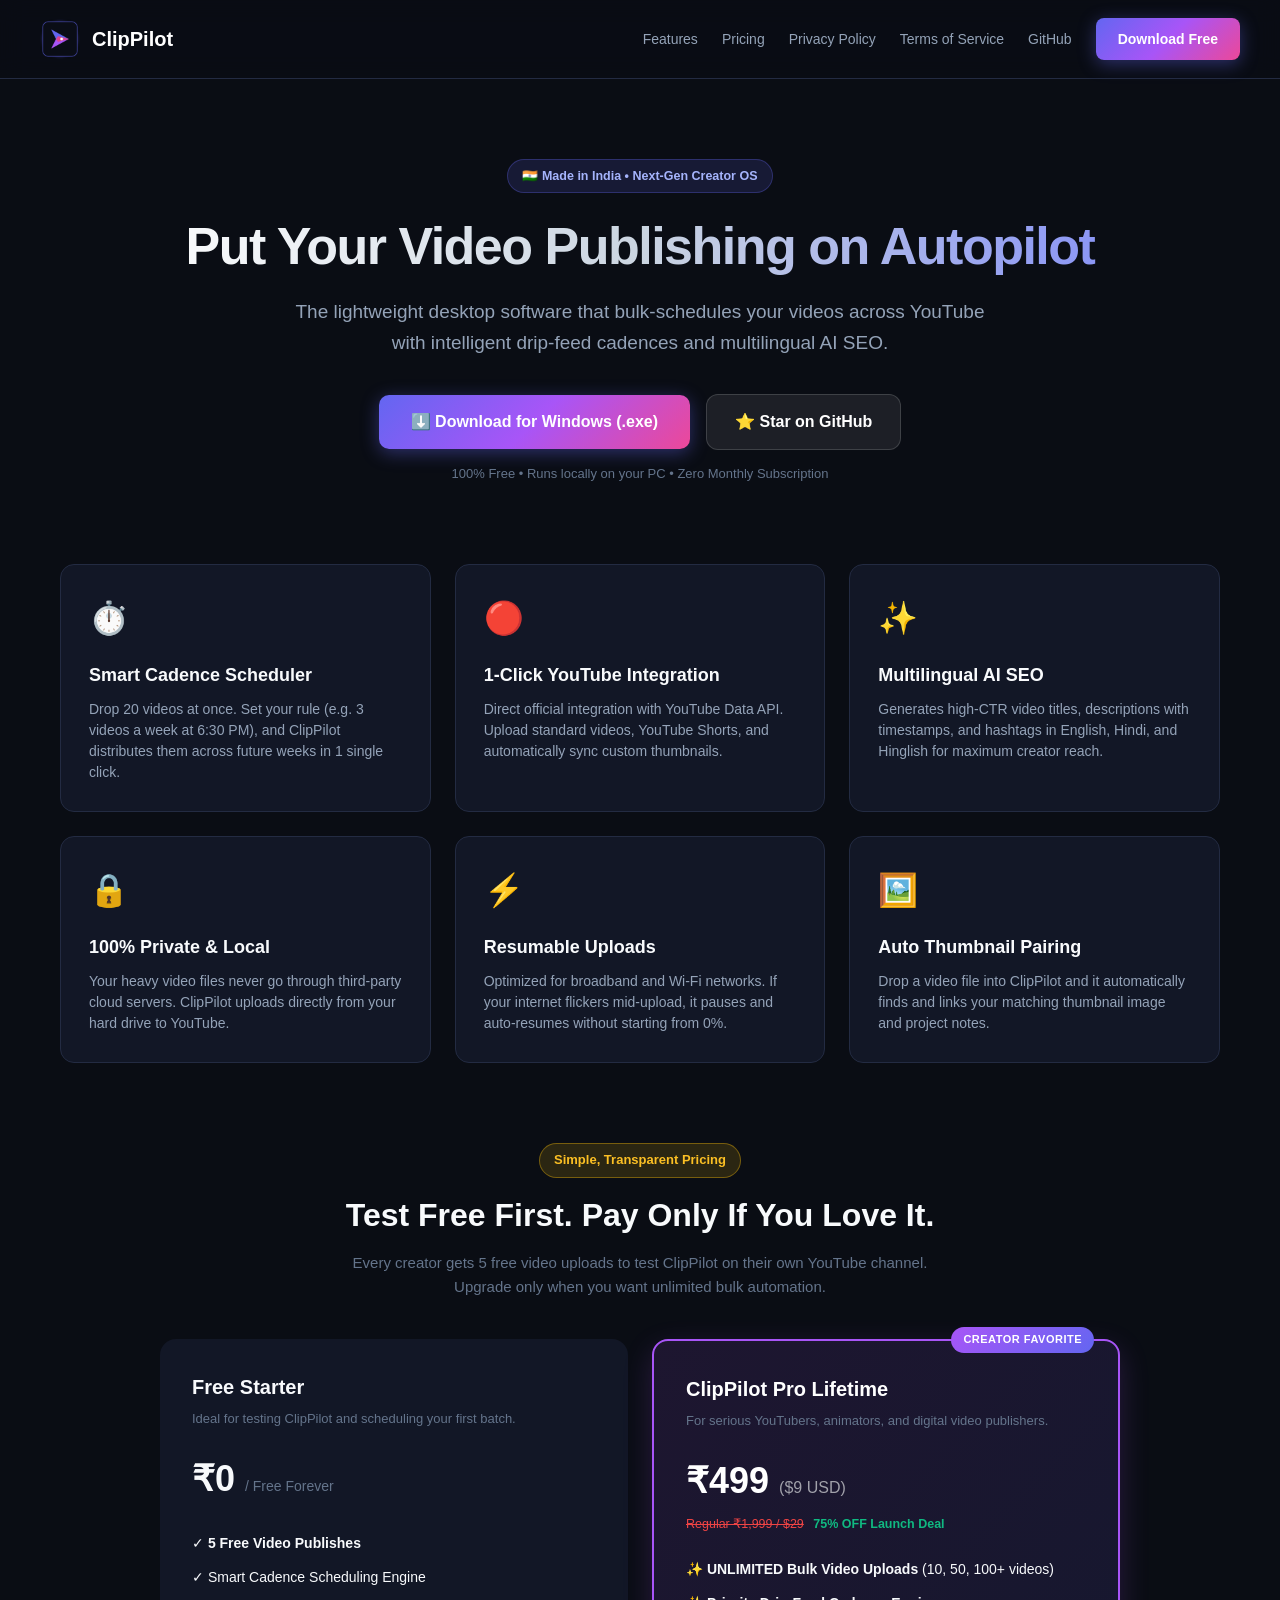
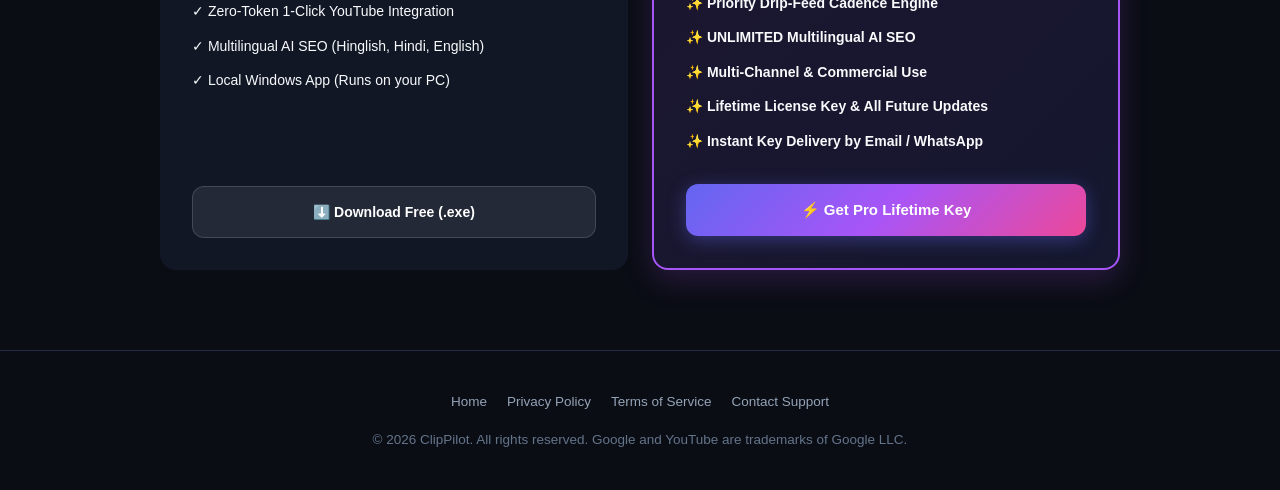
<file: website/index.html>
<!DOCTYPE html>
<html lang="en">
<head>
  <meta charset="UTF-8">
  <meta name="viewport" content="width=device-width, initial-scale=1.0">
  <title>ClipPilot | Put Your Video Publishing on Autopilot</title>
  <meta name="description" content="ClipPilot is a desktop video auto-scheduler and publisher for creators, educators, and 3D animators.">
  <meta name="google-site-verification" content="Zikdx6EYY6ffQMxqAMXcOntHXxiSvXZqELb00UqdOPo" />
  <link rel="stylesheet" href="style.css">
</head>
<body>

  <header>
    <div class="brand">
      <img src="logo_120x120.png" width="40" height="40" style="border-radius: 10px;" alt="ClipPilot Logo">
      <div class="brand-text">
        <h1>ClipPilot</h1>
      </div>
    </div>
    <nav>
      <a href="#features">Features</a>
      <a href="#pricing">Pricing</a>
      <a href="privacy.html">Privacy Policy</a>
      <a href="terms.html">Terms of Service</a>
      <a href="https://github.com/vikasgudarad09-hue/ClipPilot" target="_blank">GitHub</a>
      <a href="https://github.com/vikasgudarad09-hue/ClipPilot/releases/download/v1.0.0/ClipPilot_Setup_v1.0.exe" class="btn btn-primary">Download Free</a>
    </nav>
  </header>

  <main>
    <section class="hero">
      <div class="badge">🇮🇳 Made in India • Next-Gen Creator OS</div>
      <h1>Put Your Video Publishing on Autopilot</h1>
      <p>
        The lightweight desktop software that bulk-schedules your videos across YouTube with intelligent drip-feed cadences and multilingual AI SEO.
      </p>
      <div style="display: flex; gap: 16px; justify-content: center; align-items: center; flex-wrap: wrap;" id="download">
        <a href="https://github.com/vikasgudarad09-hue/ClipPilot/releases/download/v1.0.0/ClipPilot_Setup_v1.0.exe" class="btn btn-primary btn-lg">
          <span>⬇️ Download for Windows (.exe)</span>
        </a>
        <a href="https://github.com/vikasgudarad09-hue/ClipPilot" target="_blank" class="btn btn-secondary btn-lg" style="background: rgba(255,255,255,0.08); border: 1px solid rgba(255,255,255,0.15); color: #fff; padding: 14px 28px; border-radius: 12px; font-weight: 600; text-decoration: none;">
          <span>⭐ Star on GitHub</span>
        </a>
      </div>
      <p style="font-size: 13px; color: var(--text-dim); margin-top: 14px;">
        100% Free • Runs locally on your PC • Zero Monthly Subscription
      </p>
    </section>

    <section class="features" id="features">
      <div class="feature-card">
        <div class="feature-icon">⏱️</div>
        <h3>Smart Cadence Scheduler</h3>
        <p>Drop 20 videos at once. Set your rule (e.g. 3 videos a week at 6:30 PM), and ClipPilot distributes them across future weeks in 1 single click.</p>
      </div>

      <div class="feature-card">
        <div class="feature-icon">🔴</div>
        <h3>1-Click YouTube Integration</h3>
        <p>Direct official integration with YouTube Data API. Upload standard videos, YouTube Shorts, and automatically sync custom thumbnails.</p>
      </div>

      <div class="feature-card">
        <div class="feature-icon">✨</div>
        <h3>Multilingual AI SEO</h3>
        <p>Generates high-CTR video titles, descriptions with timestamps, and hashtags in English, Hindi, and Hinglish for maximum creator reach.</p>
      </div>

      <div class="feature-card">
        <div class="feature-icon">🔒</div>
        <h3>100% Private & Local</h3>
        <p>Your heavy video files never go through third-party cloud servers. ClipPilot uploads directly from your hard drive to YouTube.</p>
      </div>

      <div class="feature-card">
        <div class="feature-icon">⚡</div>
        <h3>Resumable Uploads</h3>
        <p>Optimized for broadband and Wi-Fi networks. If your internet flickers mid-upload, it pauses and auto-resumes without starting from 0%.</p>
      </div>

      <div class="feature-card">
        <div class="feature-icon">🖼️</div>
        <h3>Auto Thumbnail Pairing</h3>
        <p>Drop a video file into ClipPilot and it automatically finds and links your matching thumbnail image and project notes.</p>
      </div>
    </section>

    <!-- Pricing Section -->
    <section class="pricing-section" id="pricing" style="max-width: 1000px; margin: 80px auto; padding: 0 20px; text-align: center;">
      <div class="badge" style="background: rgba(234, 179, 8, 0.15); border: 1px solid rgba(234, 179, 8, 0.4); color: #fbbf24; display: inline-block; padding: 6px 14px; border-radius: 999px; font-size: 13px; font-weight: 600; margin-bottom: 12px;">Simple, Transparent Pricing</div>
      <h2 style="font-size: 32px; font-weight: 800; margin-bottom: 10px;">Test Free First. Pay Only If You Love It.</h2>
      <p style="color: var(--text-dim); max-width: 600px; margin: 0 auto 40px; font-size: 15px;">Every creator gets 5 free video uploads to test ClipPilot on their own YouTube channel. Upgrade only when you want unlimited bulk automation.</p>

      <div style="display: grid; grid-template-columns: repeat(auto-fit, minmax(300px, 1fr)); gap: 24px; text-align: left;">
        
        <!-- Free Starter Card -->
        <div style="background: var(--bg-card); border: 1px solid var(--border-color); border-radius: 16px; padding: 32px; display: flex; flex-direction: column;">
          <h3 style="font-size: 20px; margin-bottom: 6px;">Free Starter</h3>
          <p style="color: var(--text-dim); font-size: 13px; margin-bottom: 20px;">Ideal for testing ClipPilot and scheduling your first batch.</p>
          <div style="font-size: 36px; font-weight: 800; margin-bottom: 24px;">₹0 <span style="font-size: 14px; font-weight: 400; color: var(--text-dim);">/ Free Forever</span></div>
          
          <ul style="list-style: none; padding: 0; margin: 0 0 32px 0; display: flex; flex-direction: column; gap: 12px; font-size: 14px; flex: 1;">
            <li>✓ <strong>5 Free Video Publishes</strong></li>
            <li>✓ Smart Cadence Scheduling Engine</li>
            <li>✓ Zero-Token 1-Click YouTube Integration</li>
            <li>✓ Multilingual AI SEO (Hinglish, Hindi, English)</li>
            <li>✓ Local Windows App (Runs on your PC)</li>
          </ul>

          <a href="https://github.com/vikasgudarad09-hue/ClipPilot/releases/download/v1.0.0/ClipPilot_Setup_v1.0.exe" class="btn" style="background: rgba(255,255,255,0.08); border: 1px solid rgba(255,255,255,0.15); color: #fff; text-align: center; justify-content: center; padding: 14px; border-radius: 12px; font-weight: 700; text-decoration: none;">⬇️ Download Free (.exe)</a>
        </div>

        <!-- Pro Lifetime Card -->
        <div style="background: linear-gradient(135deg, rgba(168, 85, 247, 0.12), rgba(99, 102, 241, 0.12)); border: 2px solid #a855f7; border-radius: 16px; padding: 32px; display: flex; flex-direction: column; position: relative; box-shadow: 0 10px 30px rgba(168, 85, 247, 0.2);">
          <div style="position: absolute; top: -14px; right: 24px; background: linear-gradient(135deg, #a855f7, #6366f1); color: #fff; font-size: 11px; font-weight: 800; padding: 4px 12px; border-radius: 999px; letter-spacing: 0.5px;">CREATOR FAVORITE</div>
          
          <h3 style="font-size: 20px; margin-bottom: 6px; color: #fff;">ClipPilot Pro Lifetime</h3>
          <p style="color: var(--text-dim); font-size: 13px; margin-bottom: 20px;">For serious YouTubers, animators, and digital video publishers.</p>
          <div style="margin-bottom: 24px;">
            <div style="font-size: 36px; font-weight: 800; color: #fff;">₹499 <span style="font-size: 16px; font-weight: 500; color: #a1a1aa;">($9 USD)</span></div>
            <div style="font-size: 12.5px; color: #ef4444; margin-top: 4px;"><span style="text-decoration: line-through;">Regular ₹1,999 / $29</span> <span style="color: #10b981; font-weight: 700; margin-left: 6px;">75% OFF Launch Deal</span></div>
          </div>
          
          <ul style="list-style: none; padding: 0; margin: 0 0 32px 0; display: flex; flex-direction: column; gap: 12px; font-size: 14px; flex: 1;">
            <li>✨ <strong>UNLIMITED Bulk Video Uploads</strong> (10, 50, 100+ videos)</li>
            <li>✨ <strong>Priority Drip-Feed Cadence Engine</strong></li>
            <li>✨ <strong>UNLIMITED Multilingual AI SEO</strong></li>
            <li>✨ <strong>Multi-Channel & Commercial Use</strong></li>
            <li>✨ <strong>Lifetime License Key & All Future Updates</strong></li>
            <li>✨ <strong>Instant Key Delivery by Email / WhatsApp</strong></li>
          </ul>

          <a href="checkout.html" class="btn btn-primary" style="text-align: center; justify-content: center; padding: 14px; border-radius: 12px; font-weight: 700; font-size: 15px; text-decoration: none;">⚡ Get Pro Lifetime Key</a>
        </div>

      </div>
    </section>
  </main>

  <footer>
    <div class="footer-links">
      <a href="index.html">Home</a>
      <a href="privacy.html">Privacy Policy</a>
      <a href="terms.html">Terms of Service</a>
      <a href="mailto:vikasgudarad09@gmail.com">Contact Support</a>
    </div>
    <p>&copy; 2026 ClipPilot. All rights reserved. Google and YouTube are trademarks of Google LLC.</p>
  </footer>

</body>
</html>
</file>
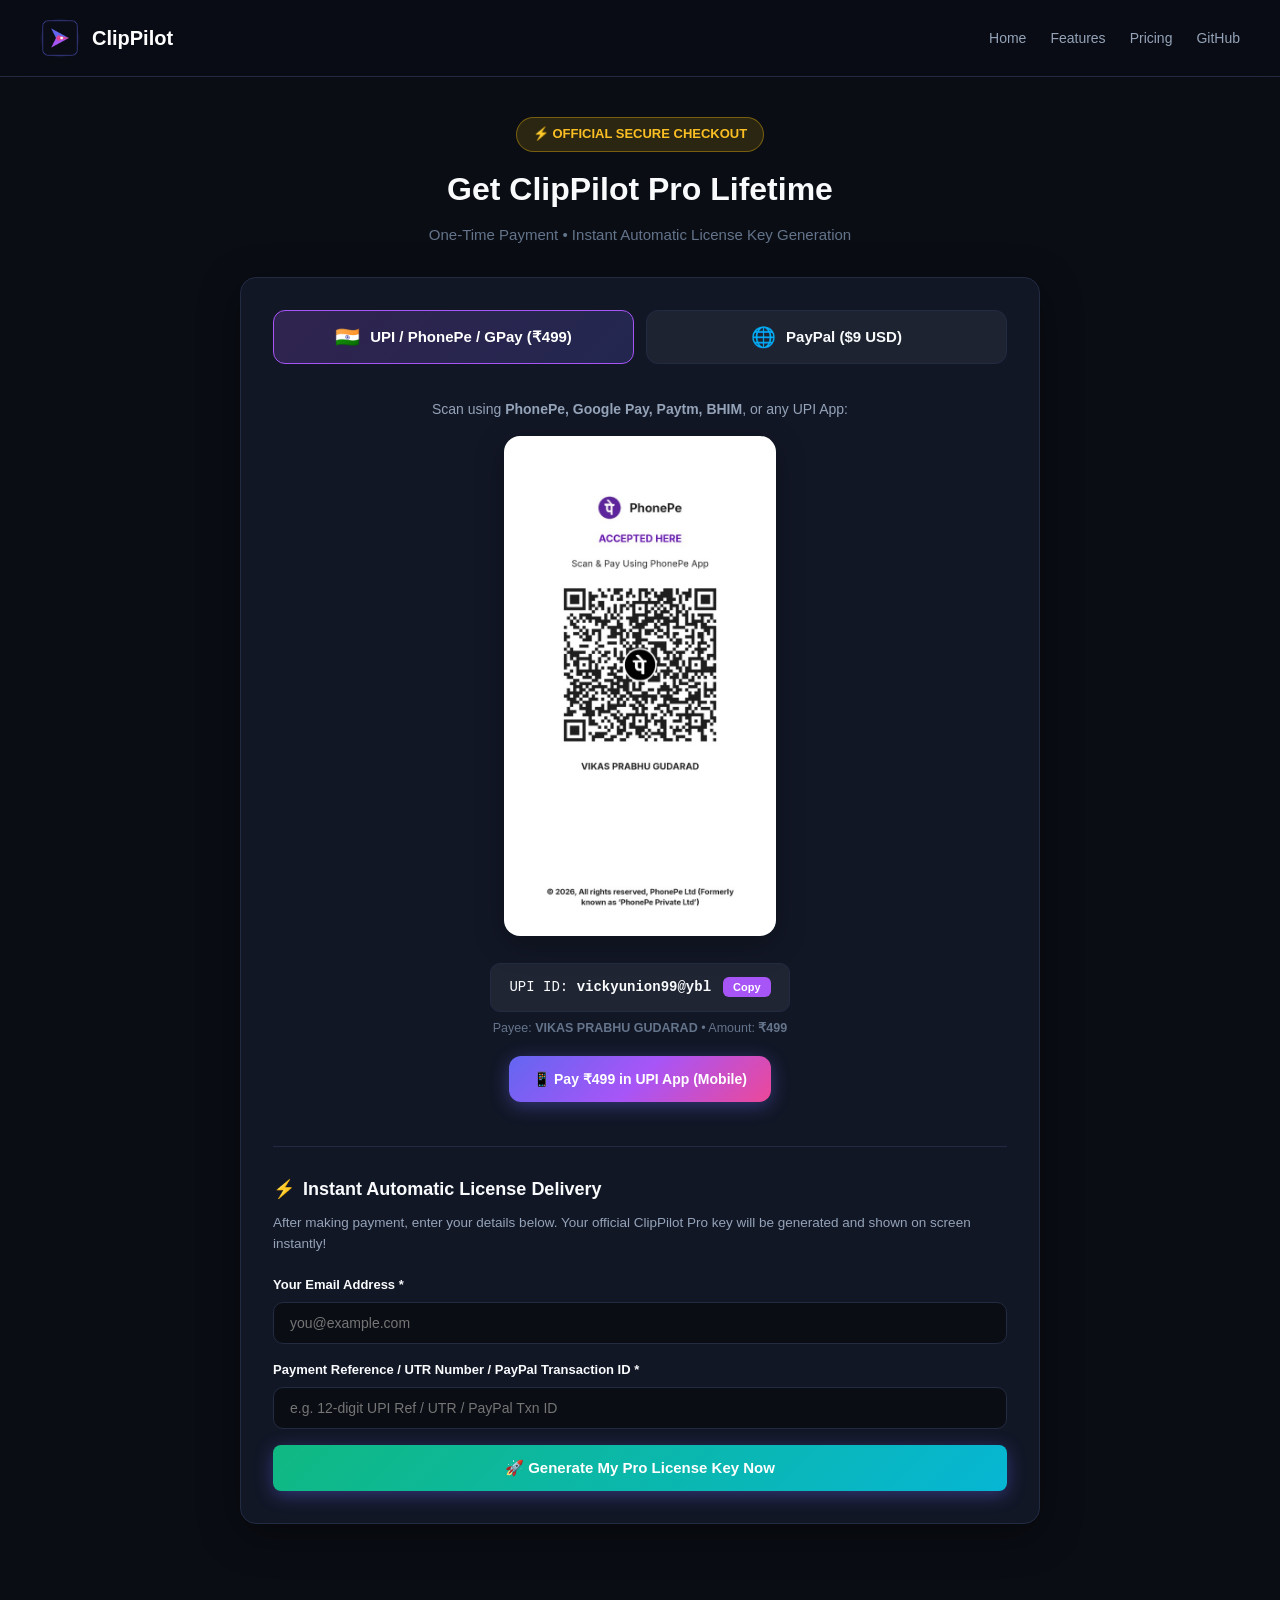
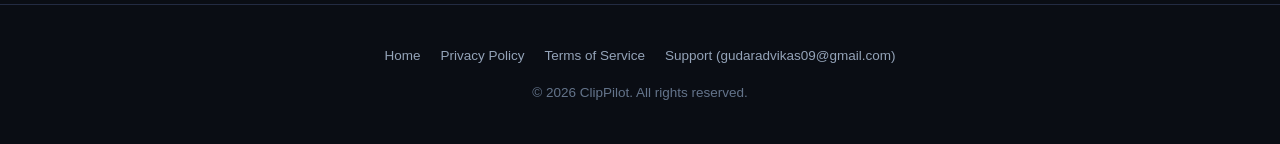
<file: website/checkout.html>
<!DOCTYPE html>
<html lang="en">
<head>
  <meta charset="UTF-8">
  <meta name="viewport" content="width=device-width, initial-scale=1.0">
  <title>Checkout | ClipPilot Pro Lifetime License</title>
  <link rel="stylesheet" href="style.css">
  <style>
    .checkout-container {
      max-width: 840px;
      margin: 40px auto 80px;
      padding: 0 20px;
    }
    .payment-card {
      background: var(--bg-card);
      border: 1px solid var(--border);
      border-radius: 16px;
      padding: 32px;
      box-shadow: 0 10px 40px rgba(0, 0, 0, 0.4);
    }
    .payment-tabs {
      display: flex;
      gap: 12px;
      margin-bottom: 24px;
    }
    .payment-tab-btn {
      flex: 1;
      padding: 14px 20px;
      background: rgba(255, 255, 255, 0.05);
      border: 1px solid var(--border);
      color: var(--text-main);
      border-radius: 12px;
      cursor: pointer;
      font-size: 15px;
      font-weight: 600;
      display: flex;
      align-items: center;
      justify-content: center;
      gap: 10px;
      transition: all 0.2s ease;
    }
    .payment-tab-btn.active {
      background: linear-gradient(135deg, rgba(168, 85, 247, 0.2), rgba(99, 102, 241, 0.2));
      border-color: #a855f7;
      color: #fff;
    }
    .qr-box {
      background: #ffffff;
      padding: 16px;
      border-radius: 16px;
      display: inline-block;
      box-shadow: 0 8px 30px rgba(0, 0, 0, 0.3);
    }
    .upi-info-badge {
      background: rgba(255, 255, 255, 0.06);
      border: 1px solid var(--border);
      padding: 12px 18px;
      border-radius: 10px;
      display: inline-flex;
      align-items: center;
      gap: 12px;
      font-family: monospace;
      font-size: 14px;
    }
    .copy-btn {
      background: #a855f7;
      border: none;
      color: #fff;
      padding: 4px 10px;
      border-radius: 6px;
      cursor: pointer;
      font-size: 11px;
      font-weight: 600;
    }
    .key-result-card {
      background: linear-gradient(135deg, rgba(16, 185, 129, 0.15), rgba(6, 182, 212, 0.15));
      border: 2px solid #10b981;
      border-radius: 16px;
      padding: 24px;
      margin-top: 28px;
      text-align: center;
      display: none;
    }
  </style>
</head>
<body>

  <header>
    <div class="brand">
      <img src="logo_120x120.png" width="40" height="40" style="border-radius: 10px;" alt="ClipPilot Logo">
      <div class="brand-text">
        <h1>ClipPilot</h1>
      </div>
    </div>
    <nav>
      <a href="index.html">Home</a>
      <a href="index.html#features">Features</a>
      <a href="index.html#pricing">Pricing</a>
      <a href="https://github.com/vikasgudarad09-hue/ClipPilot" target="_blank">GitHub</a>
    </nav>
  </header>

  <main class="checkout-container">
    <div style="text-align: center; margin-bottom: 30px;">
      <div class="badge" style="background: rgba(234, 179, 8, 0.15); border: 1px solid rgba(234, 179, 8, 0.4); color: #fbbf24; display: inline-block; padding: 6px 16px; border-radius: 999px; font-size: 13px; font-weight: 700; margin-bottom: 12px;">⚡ OFFICIAL SECURE CHECKOUT</div>
      <h1 style="font-size: 32px; font-weight: 800; margin-bottom: 8px;">Get ClipPilot Pro Lifetime</h1>
      <p style="color: var(--text-dim); font-size: 15px;">One-Time Payment • Instant Automatic License Key Generation</p>
    </div>

    <div class="payment-card">
      <!-- Payment Method Switcher -->
      <div class="payment-tabs">
        <button class="payment-tab-btn active" id="tab-btn-upi" onclick="switchTab('upi')">
          <span style="font-size: 20px;">🇮🇳</span>
          <span>UPI / PhonePe / GPay (₹499)</span>
        </button>
        <button class="payment-tab-btn" id="tab-btn-paypal" onclick="switchTab('paypal')">
          <span style="font-size: 20px;">🌐</span>
          <span>PayPal ($9 USD)</span>
        </button>
      </div>

      <!-- Tab 1: UPI / PhonePe -->
      <div id="tab-content-upi" style="text-align: center; padding: 10px 0 20px;">
        <p style="font-size: 14px; color: var(--text-muted); margin-bottom: 16px;">
          Scan using <strong>PhonePe, Google Pay, Paytm, BHIM</strong>, or any UPI App:
        </p>
        
        <div class="qr-box">
          <img src="phonepe_qr.jpg" alt="PhonePe QR Code - Vikas Prabhu Gudarad" style="max-width: 240px; display: block; border-radius: 8px;">
        </div>

        <div style="margin-top: 20px;">
          <div class="upi-info-badge">
            <span>UPI ID: <strong>vickyunion99@ybl</strong></span>
            <button class="copy-btn" onclick="copyText('vickyunion99@ybl', this)">Copy</button>
          </div>
          <p style="font-size: 12.5px; color: var(--text-dim); margin-top: 6px;">
            Payee: <strong>VIKAS PRABHU GUDARAD</strong> • Amount: <strong>₹499</strong>
          </p>
        </div>

        <div style="margin-top: 18px;">
          <a href="upi://pay?pa=vickyunion99@ybl&pn=VIKAS%20PRABHU%20GUDARAD&am=499&cu=INR&tn=ClipPilot%20Pro%20Lifetime" class="btn btn-primary" style="display: inline-flex; gap: 8px; padding: 12px 24px; border-radius: 12px; font-weight: 700;">
            <span>📱 Pay ₹499 in UPI App (Mobile)</span>
          </a>
        </div>
      </div>

      <!-- Tab 2: PayPal -->
      <div id="tab-content-paypal" style="text-align: center; display: none; padding: 20px 0 30px;">
        <p style="font-size: 15px; color: var(--text-muted); margin-bottom: 20px;">
          For International Customers worldwide. Pay securely with PayPal or Credit/Debit card.
        </p>

        <div style="background: rgba(255, 255, 255, 0.04); border: 1px solid var(--border); border-radius: 16px; padding: 24px; max-width: 460px; margin: 0 auto;">
          <div style="font-size: 32px; font-weight: 800; color: #fff; margin-bottom: 4px;">$9.00 USD</div>
          <p style="font-size: 13px; color: var(--text-dim); margin-bottom: 20px;">ClipPilot Pro Lifetime License</p>
          
          <a href="https://www.paypal.com/paypalme/gudaradvikas09/9USD" target="_blank" class="btn btn-primary" style="background: #0070ba; width: 100%; justify-content: center; padding: 14px; font-size: 16px; font-weight: 700; border-radius: 12px; text-decoration: none; display: flex;">
            <span>💳 Pay $9 with PayPal</span>
          </a>

          <p style="font-size: 12px; color: var(--text-dim); margin-top: 14px;">
            Recipient: <strong>gudaradvikas09@gmail.com</strong>
          </p>
        </div>
      </div>

      <!-- Step 2: Instant Automated Key Generation -->
      <div style="border-top: 1px solid var(--border); margin-top: 24px; padding-top: 28px;">
        <h3 style="font-size: 18px; font-weight: 700; margin-bottom: 8px; display: flex; align-items: center; gap: 8px;">
          <span>⚡</span>
          <span>Instant Automatic License Delivery</span>
        </h3>
        <p style="font-size: 13.5px; color: var(--text-muted); margin-bottom: 20px;">
          After making payment, enter your details below. Your official ClipPilot Pro key will be generated and shown on screen instantly!
        </p>

        <form id="key-form" onsubmit="handleGenerateKey(event)" style="display: flex; flex-direction: column; gap: 16px;">
          <div>
            <label style="font-size: 13px; font-weight: 600; color: var(--text-main); display: block; margin-bottom: 6px;">Your Email Address *</label>
            <input type="email" id="buyer-email" required placeholder="you@example.com" style="width: 100%; background: #0a0d14; border: 1px solid var(--border); color: #fff; padding: 12px 16px; border-radius: 10px; font-size: 14px;">
          </div>

          <div>
            <label style="font-size: 13px; font-weight: 600; color: var(--text-main); display: block; margin-bottom: 6px;">Payment Reference / UTR Number / PayPal Transaction ID *</label>
            <input type="text" id="buyer-ref" required placeholder="e.g. 12-digit UPI Ref / UTR / PayPal Txn ID" style="width: 100%; background: #0a0d14; border: 1px solid var(--border); color: #fff; padding: 12px 16px; border-radius: 10px; font-size: 14px;">
          </div>

          <button type="submit" class="btn btn-primary" style="padding: 14px; font-size: 15px; font-weight: 800; justify-content: center; background: linear-gradient(135deg, #10b981, #06b6d4);">
            <span>🚀 Generate My Pro License Key Now</span>
          </button>
        </form>

        <!-- License Key Reveal Box -->
        <div class="key-result-card" id="key-result-box">
          <div style="font-size: 36px; margin-bottom: 6px;">🎉</div>
          <h3 style="font-size: 20px; font-weight: 800; color: #fff; margin-bottom: 6px;">Payment Confirmed! Here Is Your License Key:</h3>
          <p style="font-size: 13px; color: #a7f3d0; margin-bottom: 16px;">This key permanently unlocks unlimited video scheduling on your PC.</p>
          
          <div style="background: rgba(0,0,0,0.4); border: 1px solid rgba(16, 185, 129, 0.4); border-radius: 12px; padding: 16px; display: inline-flex; align-items: center; gap: 14px; margin-bottom: 20px;">
            <code id="generated-key-display" style="font-size: 17px; font-weight: 800; color: #34d399; letter-spacing: 1px;">CP-PRO-XXXXXXXX-XXXX-XXXX-XXXX</code>
            <button class="copy-btn" style="padding: 8px 14px; font-size: 12px;" onclick="copyGeneratedKey(this)">Copy Key</button>
          </div>

          <div style="background: rgba(255,255,255,0.05); border-radius: 12px; padding: 16px; text-align: left; max-width: 500px; margin: 0 auto; font-size: 13px; color: #e4e4e7;">
            <strong>How to Activate:</strong>
            <ol style="margin-left: 20px; margin-top: 6px; display: flex; flex-direction: column; gap: 4px;">
              <li>Open ClipPilot on your PC.</li>
              <li>Click the yellow <strong>"⚡ Upgrade"</strong> button at the top right.</li>
              <li>Paste your key and click <strong>Activate</strong>!</li>
            </ol>
          </div>

          <div style="margin-top: 18px;">
            <a id="email-receipt-link" href="#" class="btn" style="background: rgba(255,255,255,0.1); border: 1px solid rgba(255,255,255,0.2); color: #fff; font-size: 12.5px; padding: 8px 16px; border-radius: 8px; text-decoration: none;">
              📩 Email me my key backup
            </a>
          </div>
        </div>

      </div>
    </div>
  </main>

  <footer>
    <div class="footer-links">
      <a href="index.html">Home</a>
      <a href="privacy.html">Privacy Policy</a>
      <a href="terms.html">Terms of Service</a>
      <a href="mailto:gudaradvikas09@gmail.com">Support (gudaradvikas09@gmail.com)</a>
    </div>
    <p>&copy; 2026 ClipPilot. All rights reserved.</p>
  </footer>

  <script>
    const SALT = "CLIPPILOT-PRO-SECRET-SALT-2026-HQ";

    function switchTab(tab) {
      const upiBtn = document.getElementById("tab-btn-upi");
      const paypalBtn = document.getElementById("tab-btn-paypal");
      const upiContent = document.getElementById("tab-content-upi");
      const paypalContent = document.getElementById("tab-content-paypal");

      if (tab === "upi") {
        upiBtn.classList.add("active");
        paypalBtn.classList.remove("active");
        upiContent.style.display = "block";
        paypalContent.style.display = "none";
      } else {
        paypalBtn.classList.add("active");
        upiBtn.classList.remove("active");
        paypalContent.style.display = "block";
        upiContent.style.display = "none";
      }
    }

    function copyText(txt, btn) {
      navigator.clipboard.writeText(txt);
      const original = btn.textContent;
      btn.textContent = "Copied!";
      setTimeout(() => { btn.textContent = original; }, 1800);
    }

    function copyGeneratedKey(btn) {
      const key = document.getElementById("generated-key-display").textContent;
      navigator.clipboard.writeText(key);
      const original = btn.textContent;
      btn.textContent = "Copied!";
      setTimeout(() => { btn.textContent = original; }, 1800);
    }

    // Cryptographic Key Generator (Web Crypto API HMAC-SHA256)
    async function generateGenuineKey(customerEmail) {
      const cleanId = customerEmail.toUpperCase().replace(/[^A-Z0-9]/g, '').slice(0, 8).padEnd(8, 'X');
      const enc = new TextEncoder();
      const key = await crypto.subtle.importKey(
        'raw',
        enc.encode(SALT),
        { name: 'HMAC', hash: 'SHA-256' },
        false,
        ['sign']
      );
      const sig = await crypto.subtle.sign('HMAC', key, enc.encode(cleanId));
      const hex = Array.from(new Uint8Array(sig)).map(b => b.toString(16).padStart(2, '0')).join('').toUpperCase();
      const checksum = hex.slice(0, 4) + '-' + hex.slice(4, 8) + '-' + hex.slice(8, 12);
      return 'CP-PRO-' + cleanId + '-' + checksum;
    }

    async function handleGenerateKey(e) {
      e.preventDefault();
      const email = document.getElementById("buyer-email").value.trim();
      const ref = document.getElementById("buyer-ref").value.trim();

      if (!email || !ref) {
        alert("Please enter both your email and payment reference.");
        return;
      }

      const key = await generateGenuineKey(email);

      document.getElementById("generated-key-display").textContent = key;
      const resultBox = document.getElementById("key-result-box");
      resultBox.style.display = "block";
      resultBox.scrollIntoView({ behavior: "smooth" });

      // Build backup email link
      const subject = encodeURIComponent("ClipPilot Pro License Key - " + key);
      const body = encodeURIComponent(
        "Hi Vikas,\n\nI have purchased ClipPilot Pro Lifetime.\n\n" +
        "Email: " + email + "\n" +
        "Payment Ref / UTR: " + ref + "\n" +
        "My Generated License Key: " + key + "\n\n" +
        "Thank you!"
      );
      document.getElementById("email-receipt-link").href = "mailto:gudaradvikas09@gmail.com?subject=" + subject + "&body=" + body;
    }
  </script>
</body>
</html>
</file>
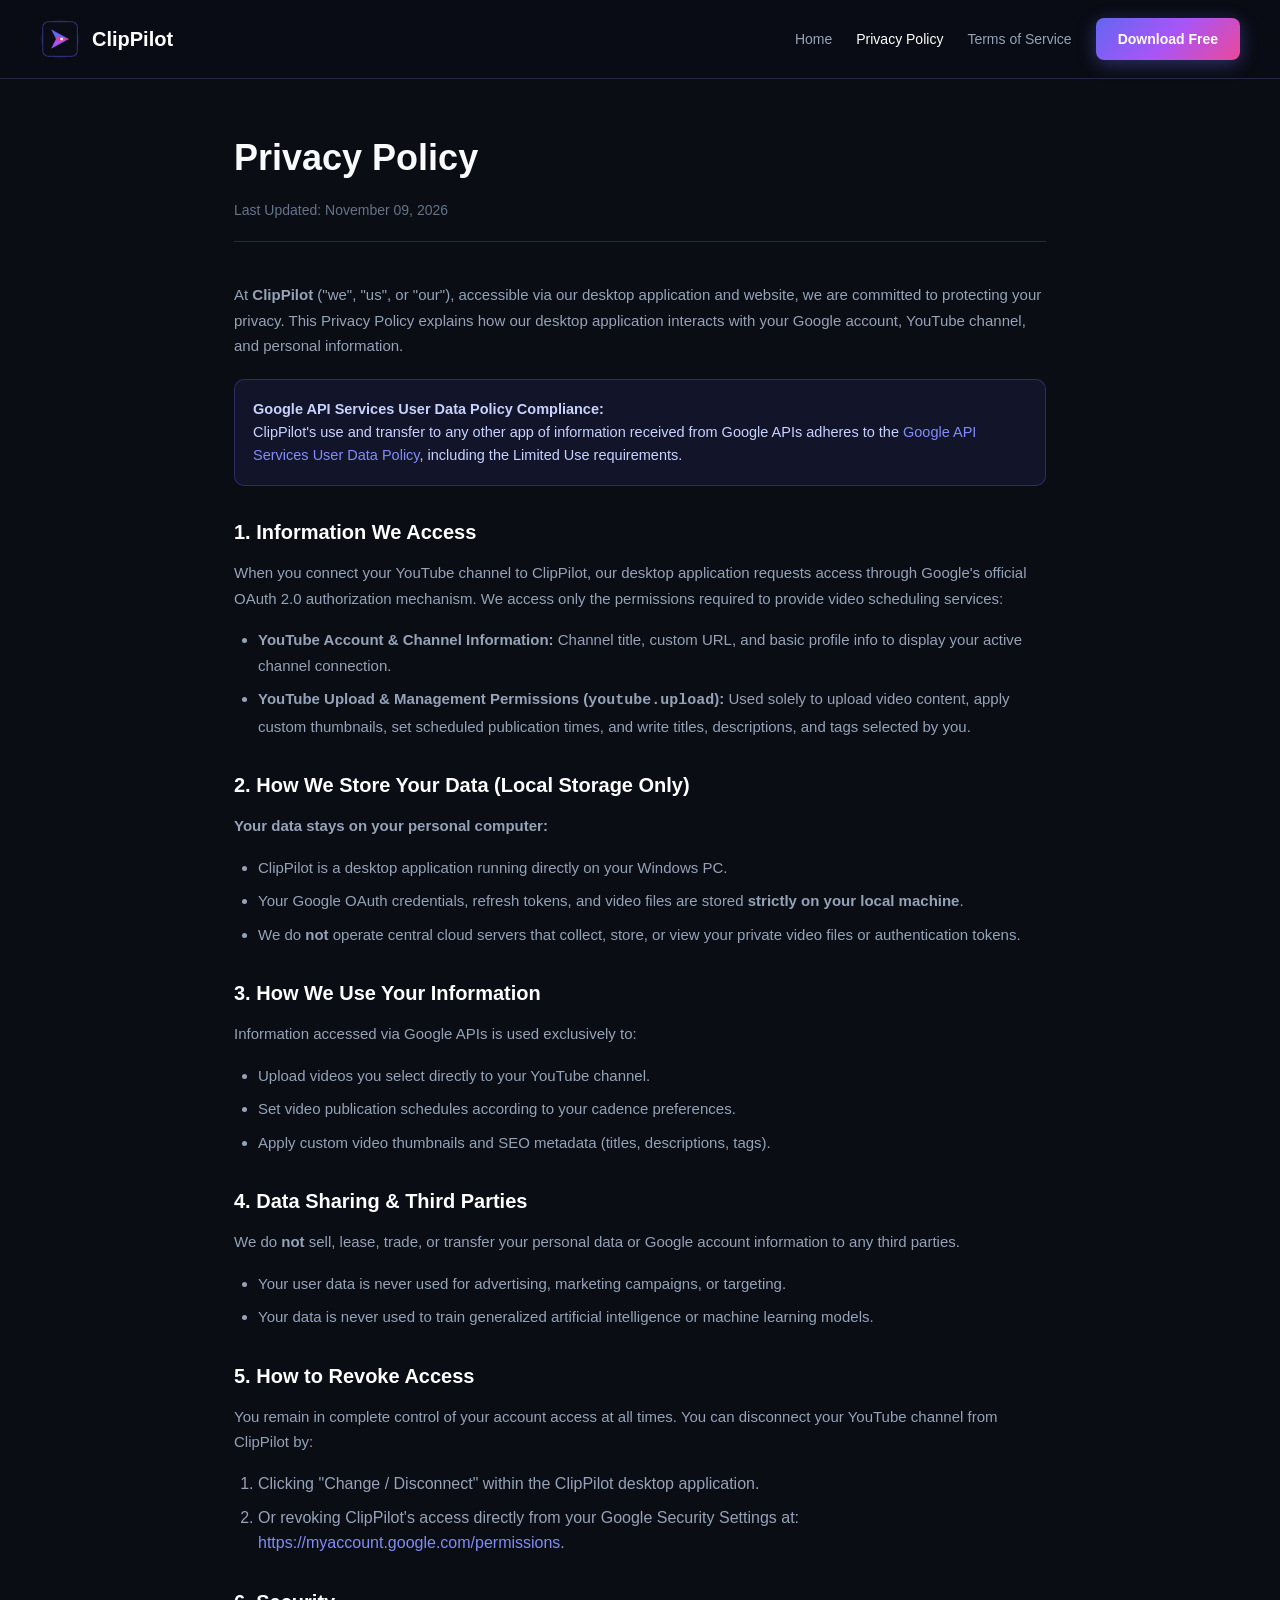
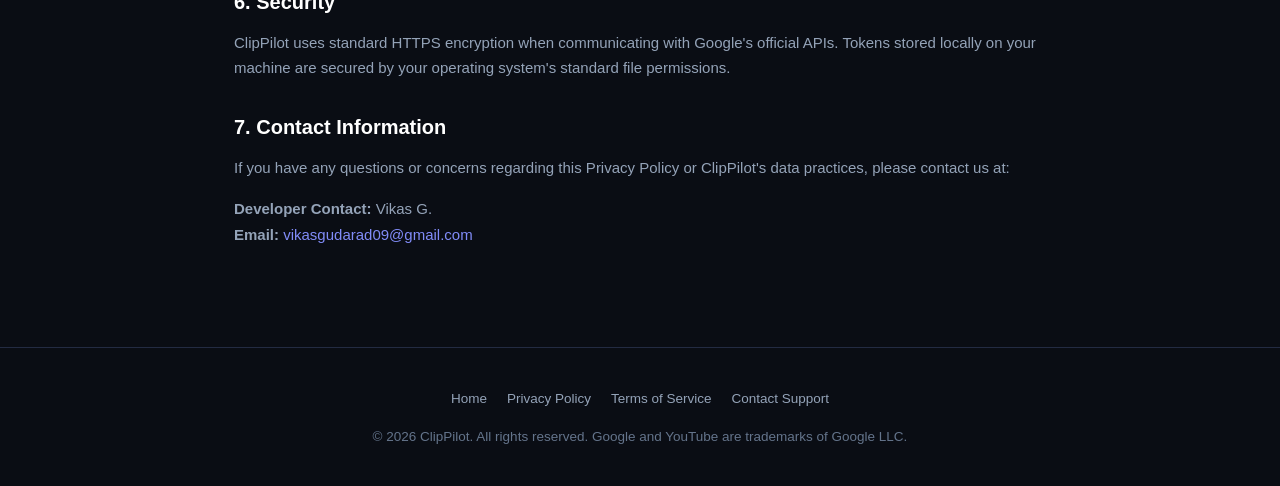
<file: website/privacy.html>
<!DOCTYPE html>
<html lang="en">
<head>
  <meta charset="UTF-8">
  <meta name="viewport" content="width=device-width, initial-scale=1.0">
  <title>Privacy Policy - ClipPilot</title>
  <link rel="stylesheet" href="style.css">
</head>
<body>

  <header>
    <div class="brand">
      <img src="logo_120x120.png" width="40" height="40" style="border-radius: 10px;" alt="ClipPilot Logo">
      <div class="brand-text">
        <h1>ClipPilot</h1>
      </div>
    </div>
    <nav>
      <a href="index.html">Home</a>
      <a href="privacy.html" style="color: #fff;">Privacy Policy</a>
      <a href="terms.html">Terms of Service</a>
      <a href="index.html#download" class="btn btn-primary">Download Free</a>
    </nav>
  </header>

  <main class="legal-container">
    <h1>Privacy Policy</h1>
    <div class="legal-meta">Last Updated: November 09, 2026</div>

    <div class="legal-content">
      <p>
        At <strong>ClipPilot</strong> ("we", "us", or "our"), accessible via our desktop application and website, we are committed to protecting your privacy. This Privacy Policy explains how our desktop application interacts with your Google account, YouTube channel, and personal information.
      </p>

      <div class="highlight-box">
        <strong>Google API Services User Data Policy Compliance:</strong><br>
        ClipPilot's use and transfer to any other app of information received from Google APIs adheres to the 
        <a href="https://developers.google.com/terms/api-services-user-data-policy" target="_blank" rel="noopener">Google API Services User Data Policy</a>, including the Limited Use requirements.
      </div>

      <h2>1. Information We Access</h2>
      <p>
        When you connect your YouTube channel to ClipPilot, our desktop application requests access through Google's official OAuth 2.0 authorization mechanism. We access only the permissions required to provide video scheduling services:
      </p>
      <ul>
        <li><strong>YouTube Account & Channel Information:</strong> Channel title, custom URL, and basic profile info to display your active channel connection.</li>
        <li><strong>YouTube Upload & Management Permissions (<code>youtube.upload</code>):</strong> Used solely to upload video content, apply custom thumbnails, set scheduled publication times, and write titles, descriptions, and tags selected by you.</li>
      </ul>

      <h2>2. How We Store Your Data (Local Storage Only)</h2>
      <p>
        <strong>Your data stays on your personal computer:</strong>
      </p>
      <ul>
        <li>ClipPilot is a desktop application running directly on your Windows PC.</li>
        <li>Your Google OAuth credentials, refresh tokens, and video files are stored <strong>strictly on your local machine</strong>.</li>
        <li>We do <strong>not</strong> operate central cloud servers that collect, store, or view your private video files or authentication tokens.</li>
      </ul>

      <h2>3. How We Use Your Information</h2>
      <p>
        Information accessed via Google APIs is used exclusively to:
      </p>
      <ul>
        <li>Upload videos you select directly to your YouTube channel.</li>
        <li>Set video publication schedules according to your cadence preferences.</li>
        <li>Apply custom video thumbnails and SEO metadata (titles, descriptions, tags).</li>
      </ul>

      <h2>4. Data Sharing & Third Parties</h2>
      <p>
        We do <strong>not</strong> sell, lease, trade, or transfer your personal data or Google account information to any third parties. 
      </p>
      <ul>
        <li>Your user data is never used for advertising, marketing campaigns, or targeting.</li>
        <li>Your data is never used to train generalized artificial intelligence or machine learning models.</li>
      </ul>

      <h2>5. How to Revoke Access</h2>
      <p>
        You remain in complete control of your account access at all times. You can disconnect your YouTube channel from ClipPilot by:
      </p>
      <ol style="padding-left: 24px; color: var(--text-muted); margin-bottom: 16px;">
        <li>Clicking "Change / Disconnect" within the ClipPilot desktop application.</li>
        <li>Or revoking ClipPilot's access directly from your Google Security Settings at: 
          <a href="https://myaccount.google.com/permissions" target="_blank" rel="noopener">https://myaccount.google.com/permissions</a>.
        </li>
      </ol>

      <h2>6. Security</h2>
      <p>
        ClipPilot uses standard HTTPS encryption when communicating with Google's official APIs. Tokens stored locally on your machine are secured by your operating system's standard file permissions.
      </p>

      <h2>7. Contact Information</h2>
      <p>
        If you have any questions or concerns regarding this Privacy Policy or ClipPilot's data practices, please contact us at:
      </p>
      <p>
        <strong>Developer Contact:</strong> Vikas G.<br>
        <strong>Email:</strong> <a href="mailto:vikasgudarad09@gmail.com">vikasgudarad09@gmail.com</a>
      </p>
    </div>
  </main>

  <footer>
    <div class="footer-links">
      <a href="index.html">Home</a>
      <a href="privacy.html">Privacy Policy</a>
      <a href="terms.html">Terms of Service</a>
      <a href="mailto:vikasgudarad09@gmail.com">Contact Support</a>
    </div>
    <p>&copy; 2026 ClipPilot. All rights reserved. Google and YouTube are trademarks of Google LLC.</p>
  </footer>

</body>
</html>
</file>
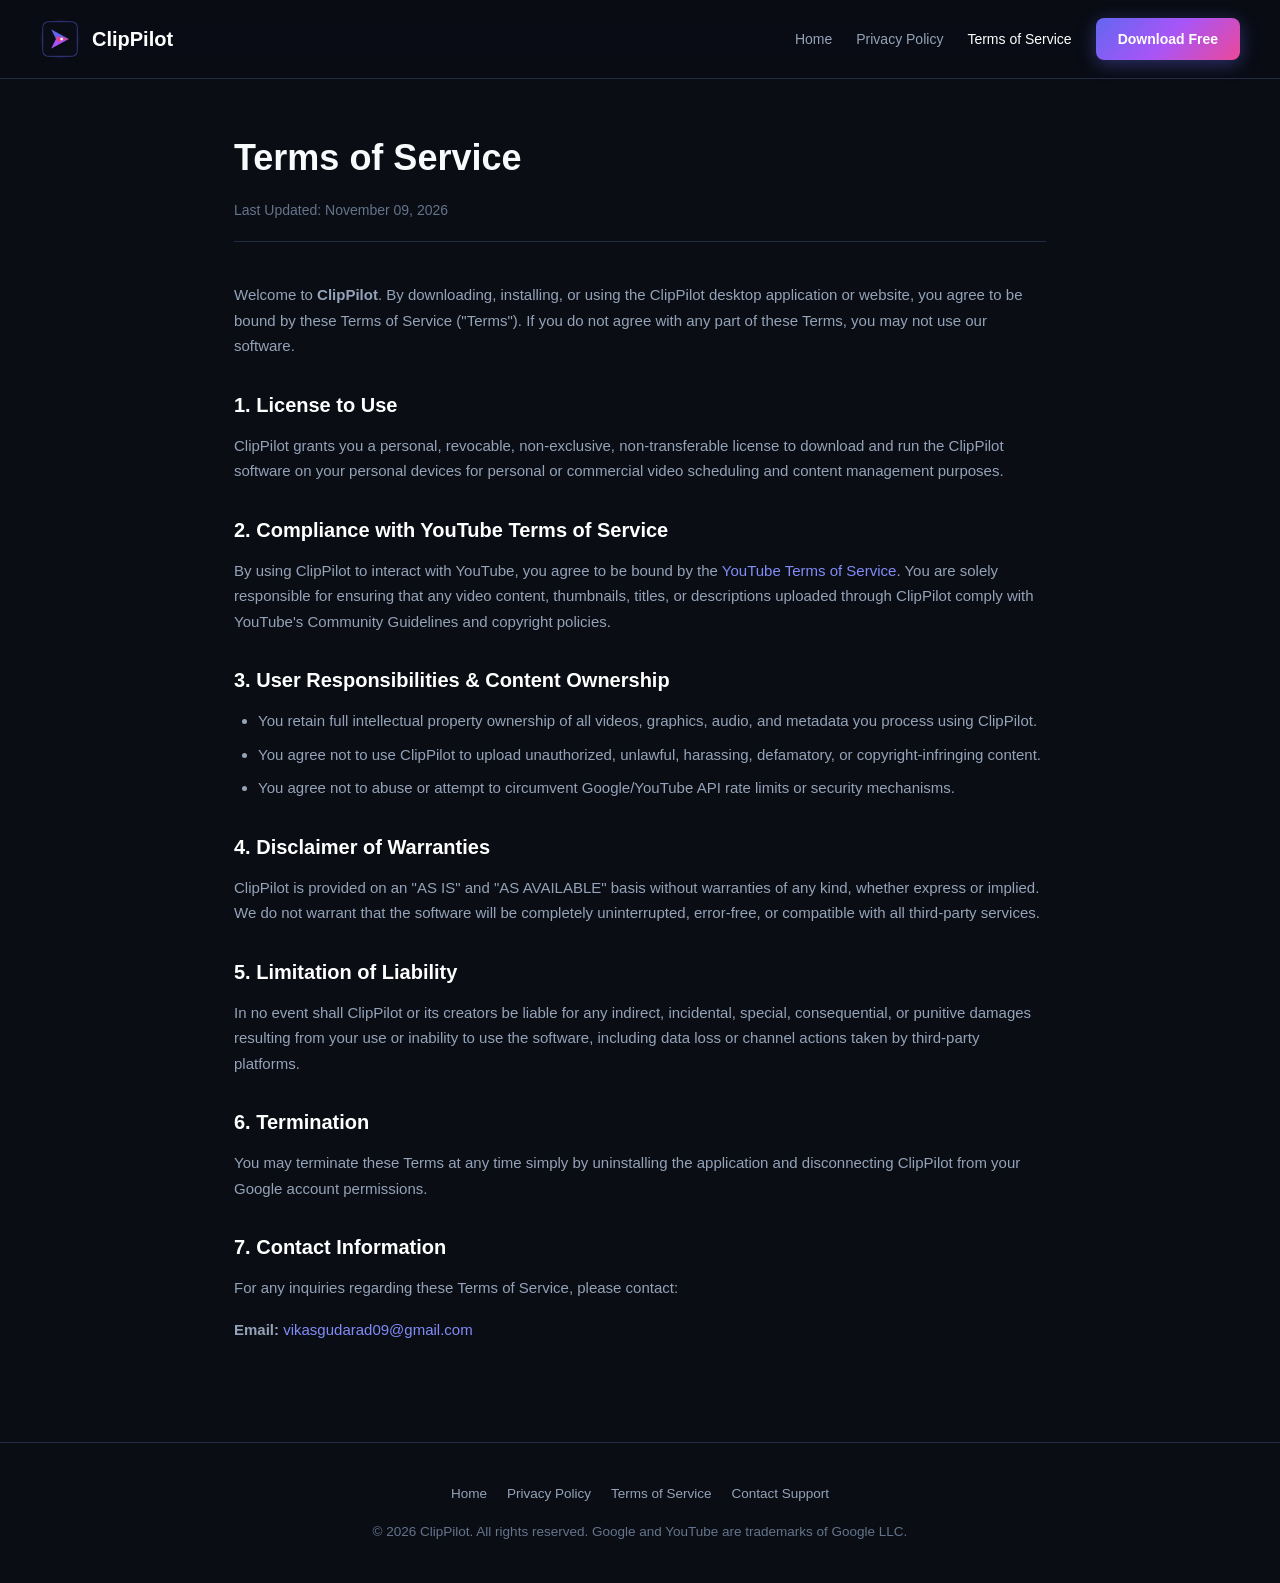
<file: website/terms.html>
<!DOCTYPE html>
<html lang="en">
<head>
  <meta charset="UTF-8">
  <meta name="viewport" content="width=device-width, initial-scale=1.0">
  <title>Terms of Service - ClipPilot</title>
  <link rel="stylesheet" href="style.css">
</head>
<body>

  <header>
    <div class="brand">
      <img src="logo_120x120.png" width="40" height="40" style="border-radius: 10px;" alt="ClipPilot Logo">
      <div class="brand-text">
        <h1>ClipPilot</h1>
      </div>
    </div>
    <nav>
      <a href="index.html">Home</a>
      <a href="privacy.html">Privacy Policy</a>
      <a href="terms.html" style="color: #fff;">Terms of Service</a>
      <a href="index.html#download" class="btn btn-primary">Download Free</a>
    </nav>
  </header>

  <main class="legal-container">
    <h1>Terms of Service</h1>
    <div class="legal-meta">Last Updated: November 09, 2026</div>

    <div class="legal-content">
      <p>
        Welcome to <strong>ClipPilot</strong>. By downloading, installing, or using the ClipPilot desktop application or website, you agree to be bound by these Terms of Service ("Terms"). If you do not agree with any part of these Terms, you may not use our software.
      </p>

      <h2>1. License to Use</h2>
      <p>
        ClipPilot grants you a personal, revocable, non-exclusive, non-transferable license to download and run the ClipPilot software on your personal devices for personal or commercial video scheduling and content management purposes.
      </p>

      <h2>2. Compliance with YouTube Terms of Service</h2>
      <p>
        By using ClipPilot to interact with YouTube, you agree to be bound by the 
        <a href="https://www.youtube.com/t/terms" target="_blank" rel="noopener">YouTube Terms of Service</a>. 
        You are solely responsible for ensuring that any video content, thumbnails, titles, or descriptions uploaded through ClipPilot comply with YouTube's Community Guidelines and copyright policies.
      </p>

      <h2>3. User Responsibilities & Content Ownership</h2>
      <ul>
        <li>You retain full intellectual property ownership of all videos, graphics, audio, and metadata you process using ClipPilot.</li>
        <li>You agree not to use ClipPilot to upload unauthorized, unlawful, harassing, defamatory, or copyright-infringing content.</li>
        <li>You agree not to abuse or attempt to circumvent Google/YouTube API rate limits or security mechanisms.</li>
      </ul>

      <h2>4. Disclaimer of Warranties</h2>
      <p>
        ClipPilot is provided on an "AS IS" and "AS AVAILABLE" basis without warranties of any kind, whether express or implied. We do not warrant that the software will be completely uninterrupted, error-free, or compatible with all third-party services.
      </p>

      <h2>5. Limitation of Liability</h2>
      <p>
        In no event shall ClipPilot or its creators be liable for any indirect, incidental, special, consequential, or punitive damages resulting from your use or inability to use the software, including data loss or channel actions taken by third-party platforms.
      </p>

      <h2>6. Termination</h2>
      <p>
        You may terminate these Terms at any time simply by uninstalling the application and disconnecting ClipPilot from your Google account permissions.
      </p>

      <h2>7. Contact Information</h2>
      <p>
        For any inquiries regarding these Terms of Service, please contact:
      </p>
      <p>
        <strong>Email:</strong> <a href="mailto:vikasgudarad09@gmail.com">vikasgudarad09@gmail.com</a>
      </p>
    </div>
  </main>

  <footer>
    <div class="footer-links">
      <a href="index.html">Home</a>
      <a href="privacy.html">Privacy Policy</a>
      <a href="terms.html">Terms of Service</a>
      <a href="mailto:vikasgudarad09@gmail.com">Contact Support</a>
    </div>
    <p>&copy; 2026 ClipPilot. All rights reserved. Google and YouTube are trademarks of Google LLC.</p>
  </footer>

</body>
</html>
</file>
<file: website/style.css>
:root {
  --bg-dark: #0a0d14;
  --bg-card: #121726;
  --border: #232b42;
  --accent-gradient: linear-gradient(135deg, #6366f1 0%, #a855f7 50%, #ec4899 100%);
  --accent-cyan: #06b6d4;
  --text-main: #f8fafc;
  --text-muted: #94a3b8;
  --text-dim: #64748b;
  --font-family: -apple-system, BlinkMacSystemFont, "Segoe UI", Roboto, sans-serif;
}

* {
  margin: 0;
  padding: 0;
  box-sizing: border-box;
}

body {
  background-color: var(--bg-dark);
  color: var(--text-main);
  font-family: var(--font-family);
  line-height: 1.6;
}

a {
  color: #818cf8;
  text-decoration: none;
}
a:hover {
  text-decoration: underline;
}

/* Header */
header {
  border-bottom: 1px solid var(--border);
  padding: 18px 40px;
  display: flex;
  justify-content: space-between;
  align-items: center;
  background: rgba(10, 13, 20, 0.85);
  backdrop-filter: blur(12px);
  position: sticky;
  top: 0;
  z-index: 100;
}

.brand {
  display: flex;
  align-items: center;
  gap: 12px;
}

.brand-logo {
  width: 40px;
  height: 40px;
  background: var(--accent-gradient);
  border-radius: 10px;
  display: flex;
  align-items: center;
  justify-content: center;
  font-size: 22px;
}

.brand-text h1 {
  font-size: 20px;
  font-weight: 700;
  color: #fff;
}

nav {
  display: flex;
  gap: 24px;
  align-items: center;
}

nav a {
  color: var(--text-muted);
  font-size: 14px;
  font-weight: 500;
}
nav a:hover {
  color: #fff;
  text-decoration: none;
}

/* Buttons */
.btn {
  display: inline-flex;
  align-items: center;
  gap: 8px;
  padding: 10px 22px;
  border-radius: 8px;
  font-size: 14px;
  font-weight: 600;
  cursor: pointer;
  border: none;
  transition: all 0.2s;
  text-decoration: none;
}

.btn-primary {
  background: var(--accent-gradient);
  color: #fff;
  box-shadow: 0 4px 18px rgba(99, 102, 241, 0.4);
}
.btn-primary:hover {
  transform: translateY(-2px);
  box-shadow: 0 6px 24px rgba(99, 102, 241, 0.6);
  text-decoration: none;
}

.btn-lg {
  padding: 14px 32px;
  font-size: 16px;
  border-radius: 10px;
}

/* Hero Section */
.hero {
  max-width: 1100px;
  margin: 80px auto;
  text-align: center;
  padding: 0 20px;
}

.badge {
  display: inline-block;
  padding: 6px 14px;
  border-radius: 20px;
  background: rgba(99, 102, 241, 0.15);
  border: 1px solid rgba(99, 102, 241, 0.3);
  color: #a5b4fc;
  font-size: 12.5px;
  font-weight: 600;
  margin-bottom: 24px;
}

.hero h1 {
  font-size: 52px;
  font-weight: 800;
  letter-spacing: -1.5px;
  line-height: 1.15;
  margin-bottom: 20px;
  background: linear-gradient(90deg, #ffffff 0%, #cbd5e1 50%, #818cf8 100%);
  -webkit-background-clip: text;
  -webkit-text-fill-color: transparent;
}

.hero p {
  font-size: 19px;
  color: var(--text-muted);
  max-width: 720px;
  margin: 0 auto 36px;
}

/* Feature Grid */
.features {
  max-width: 1200px;
  margin: 60px auto;
  padding: 0 20px;
  display: grid;
  grid-template-columns: repeat(3, 1fr);
  gap: 24px;
}

@media (max-width: 900px) {
  .features {
    grid-template-columns: 1fr;
  }
  .hero h1 {
    font-size: 36px;
  }
}

.feature-card {
  background: var(--bg-card);
  border: 1px solid var(--border);
  border-radius: 14px;
  padding: 28px;
  transition: transform 0.2s;
}
.feature-card:hover {
  transform: translateY(-4px);
  border-color: #384566;
}

.feature-icon {
  font-size: 32px;
  margin-bottom: 16px;
}

.feature-card h3 {
  font-size: 18px;
  margin-bottom: 10px;
}

.feature-card p {
  font-size: 14px;
  color: var(--text-muted);
  line-height: 1.5;
}

/* Legal Content Pages (Privacy & Terms) */
.legal-container {
  max-width: 860px;
  margin: 50px auto 100px;
  padding: 0 24px;
}

.legal-container h1 {
  font-size: 36px;
  margin-bottom: 12px;
  font-weight: 800;
}

.legal-meta {
  color: var(--text-dim);
  font-size: 14px;
  margin-bottom: 40px;
  padding-bottom: 20px;
  border-bottom: 1px solid var(--border);
}

.legal-content h2 {
  font-size: 20px;
  margin: 30px 0 12px;
  color: #fff;
}

.legal-content p, .legal-content ul {
  font-size: 15px;
  color: var(--text-muted);
  margin-bottom: 16px;
  line-height: 1.7;
}

.legal-content ul {
  padding-left: 24px;
}

.legal-content li {
  margin-bottom: 8px;
}

.highlight-box {
  background: rgba(99, 102, 241, 0.1);
  border: 1px solid rgba(99, 102, 241, 0.3);
  border-radius: 10px;
  padding: 18px;
  margin: 20px 0;
  color: #c7d2fe;
  font-size: 14.5px;
}

/* Footer */
footer {
  border-top: 1px solid var(--border);
  padding: 40px 20px;
  text-align: center;
  color: var(--text-dim);
  font-size: 13.5px;
}

.footer-links {
  display: flex;
  justify-content: center;
  gap: 20px;
  margin-bottom: 16px;
}
.footer-links a {
  color: var(--text-muted);
}
</file>
